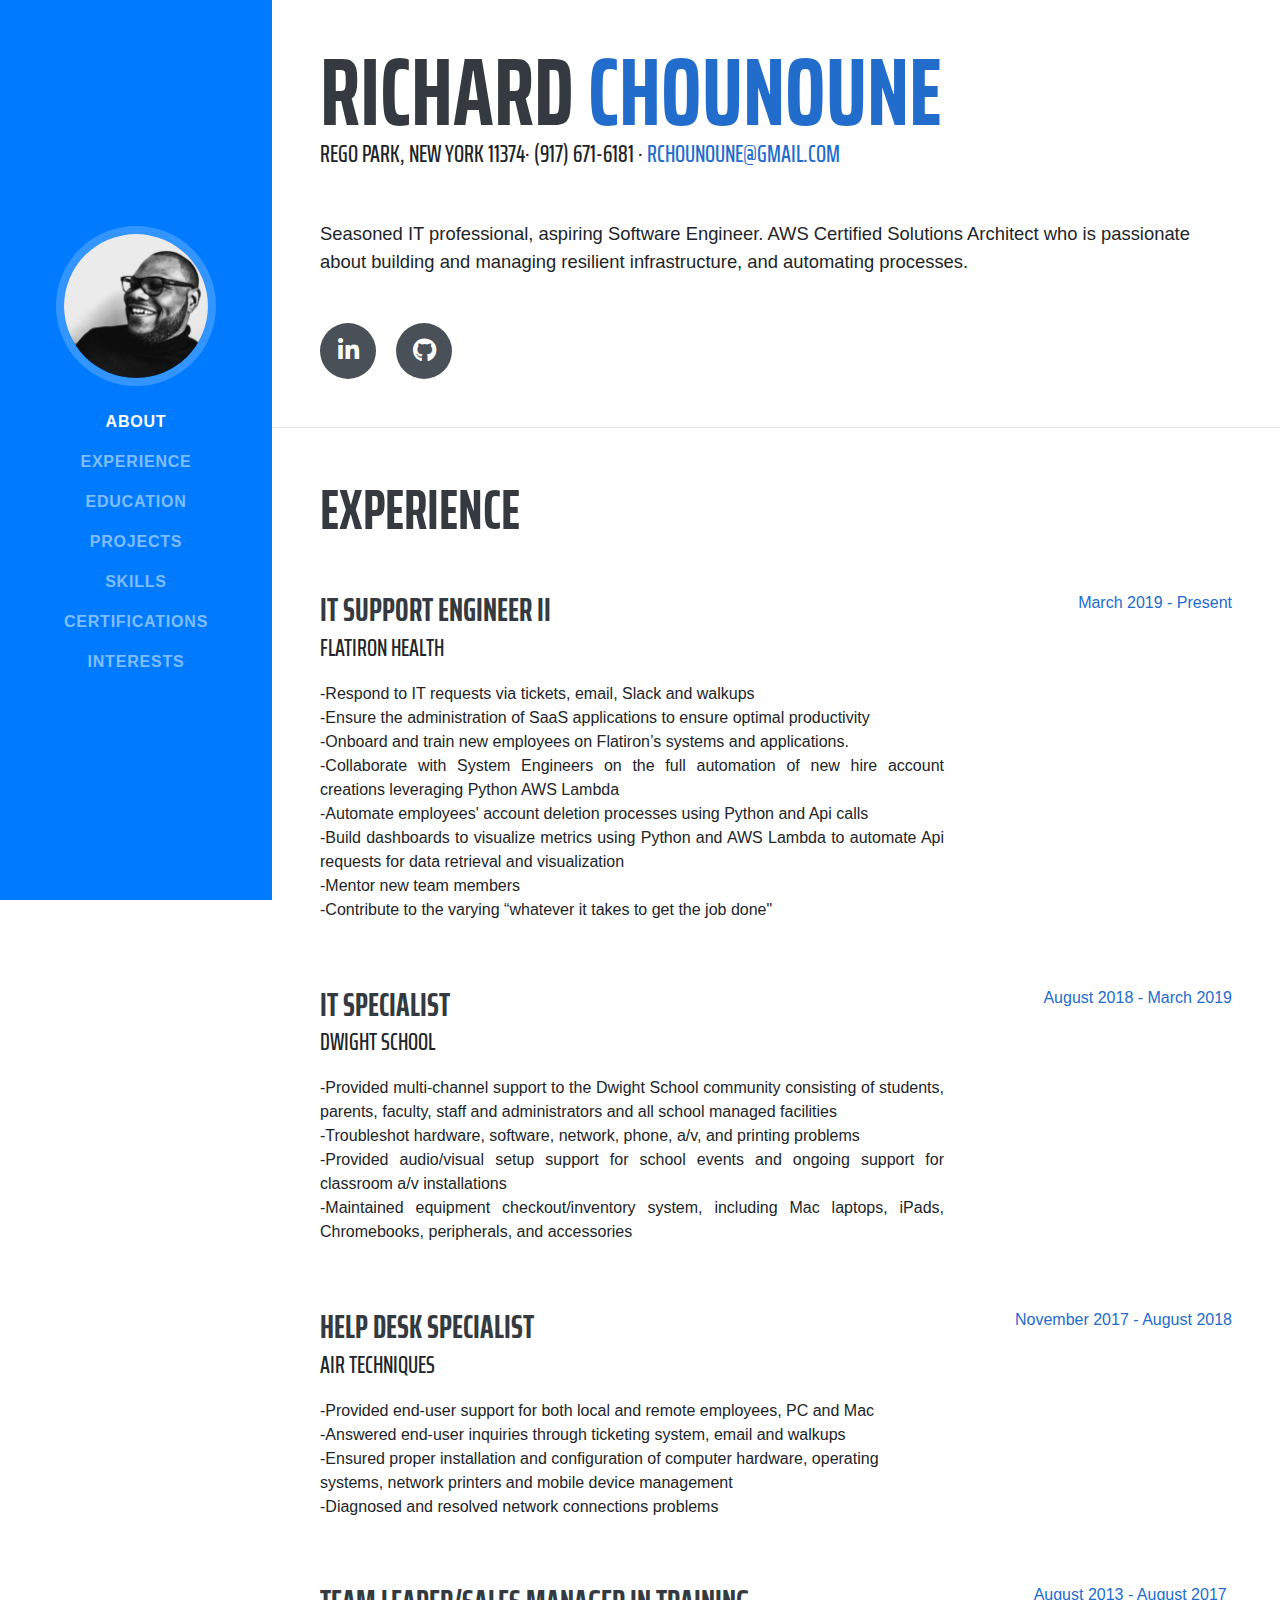
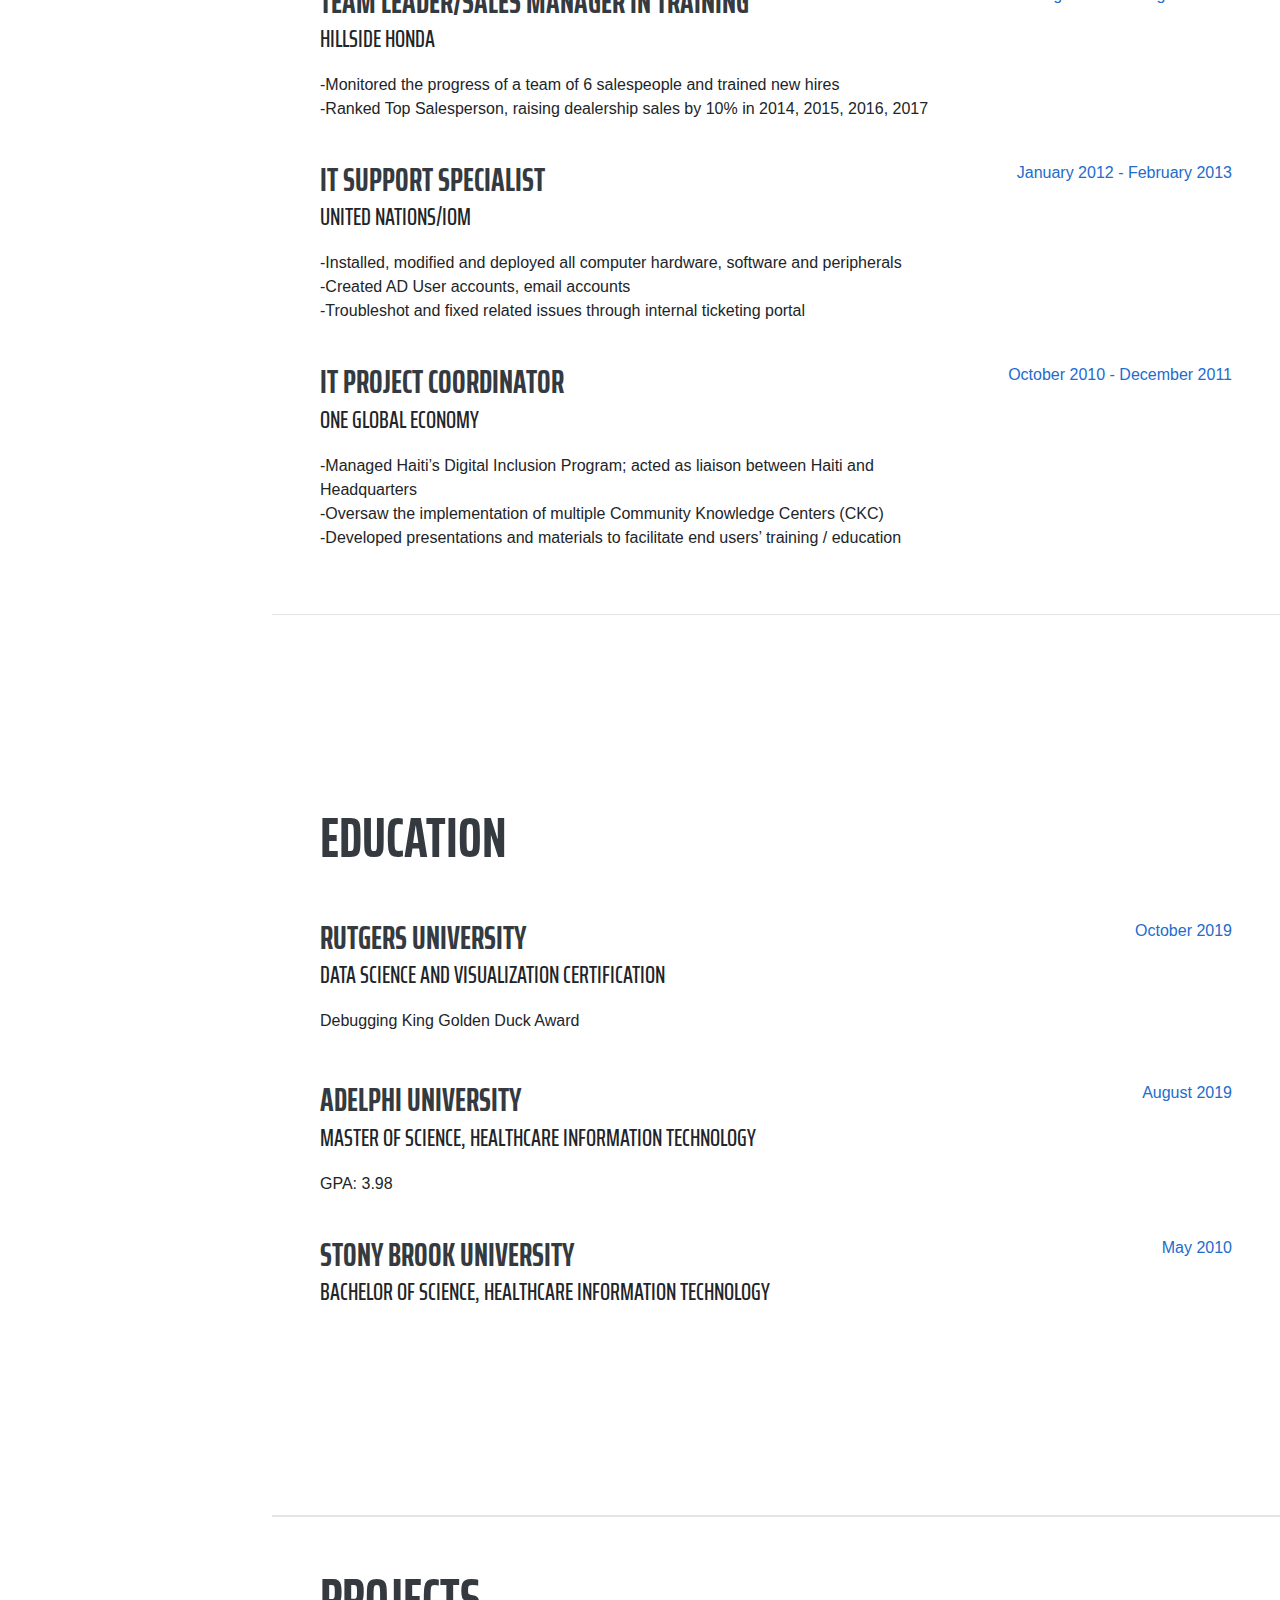
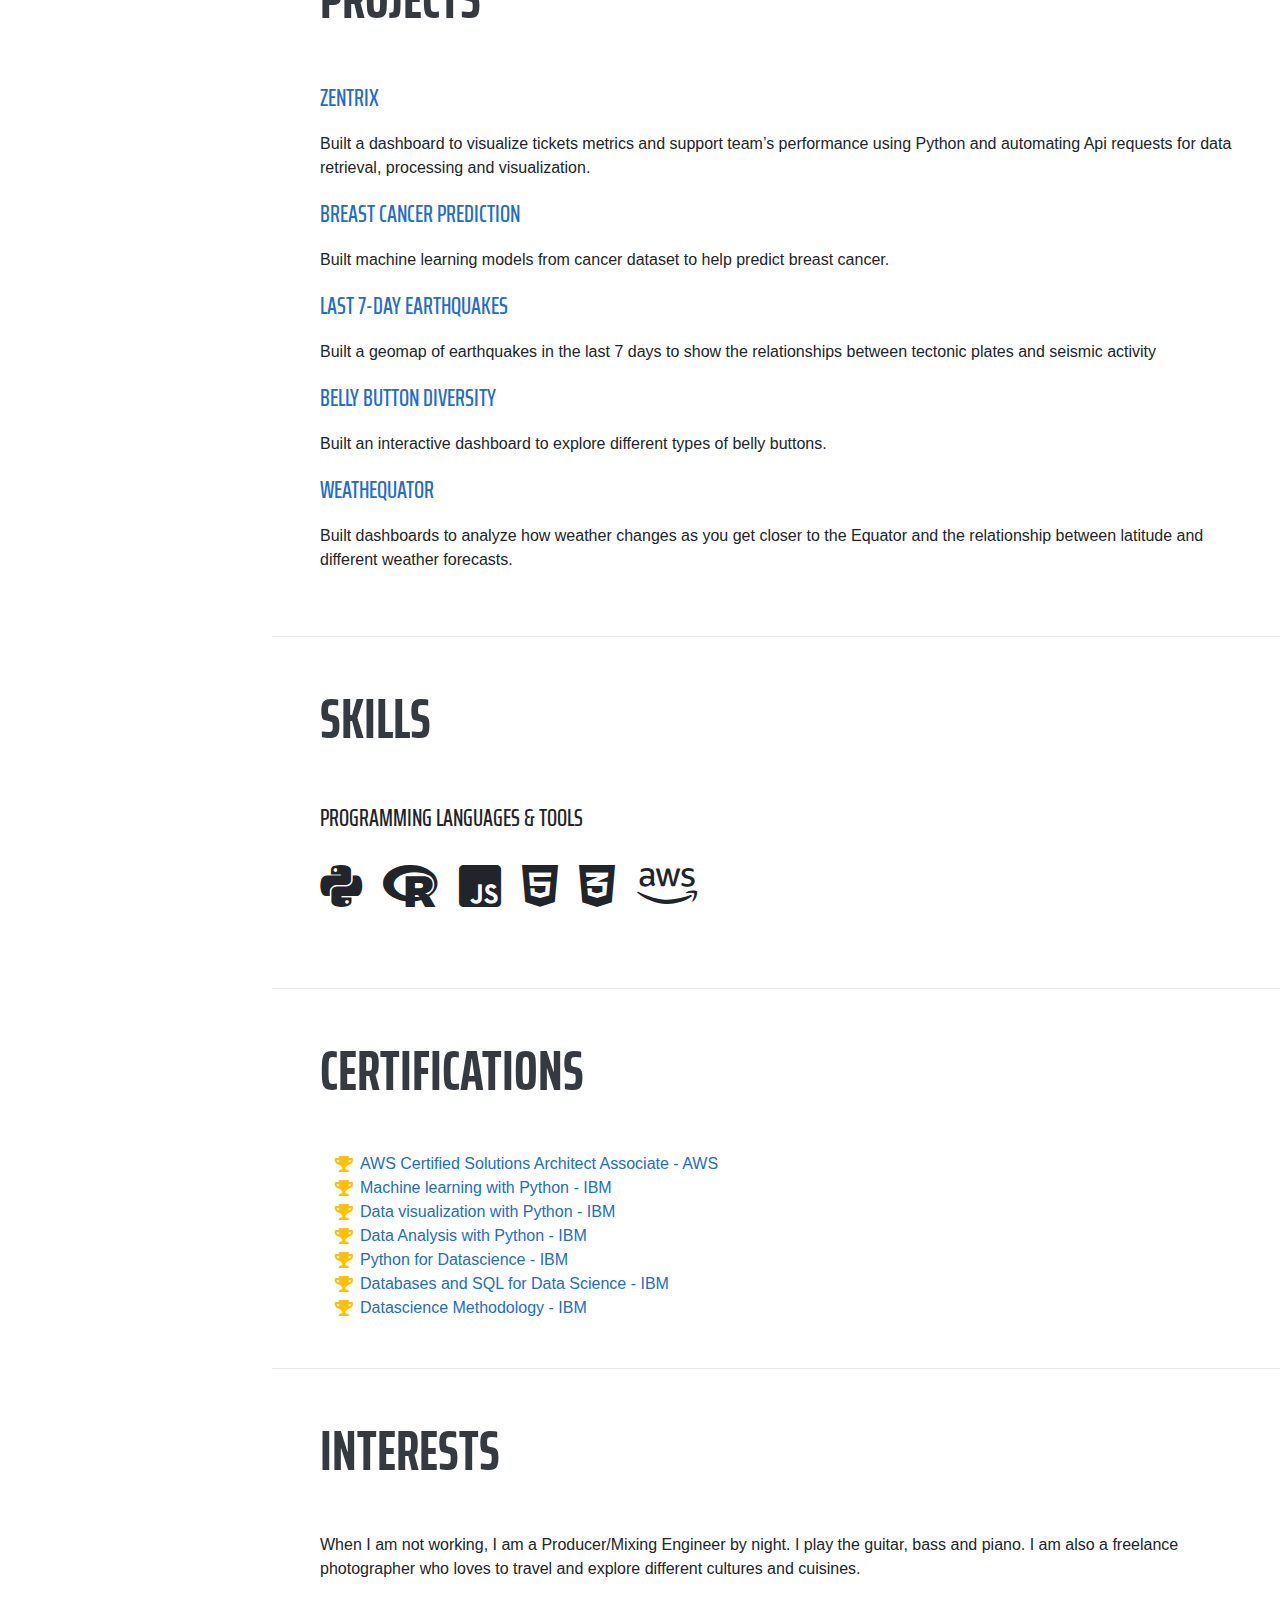
<file: index.html>
<!DOCTYPE html>
<html lang="en">

<head>

  <meta charset="utf-8">
  <meta name="viewport" content="width=device-width, initial-scale=1, shrink-to-fit=no">
  <meta name="description" content="">
  <meta name="author" content="">

  <title>Richard's Resume</title>

  <!-- Bootstrap core CSS -->
  <link href="vendor/bootstrap/css/bootstrap.min.css" rel="stylesheet">

  <!-- Custom fonts for this template -->
  <link href="https://fonts.googleapis.com/css?family=Saira+Extra+Condensed:500,700" rel="stylesheet">
  <link href="https://fonts.googleapis.com/css?family=Muli:400,400i,800,800i" rel="stylesheet">
  <link href="vendor/fontawesome-free/css/all.min.css" rel="stylesheet">

  <!-- Custom styles for this template -->
  <link href="css/resume.css" rel="stylesheet">

</head>

<body id="page-top">

  <nav class="navbar navbar-expand-lg navbar-dark bg-primary fixed-top" id="sideNav">
    <a class="navbar-brand js-scroll-trigger" href="#page-top">
      <span class="d-block d-lg-none">Richard Chounoune</span>
      <span class="d-none d-lg-block">
        <img class="img-fluid img-profile rounded-circle mx-auto mb-2" src="img/headshot.JPG" alt="">
      </span>
    </a>
    <button class="navbar-toggler" type="button" data-toggle="collapse" data-target="#navbarSupportedContent" aria-controls="navbarSupportedContent" aria-expanded="false" aria-label="Toggle navigation">
      <span class="navbar-toggler-icon"></span>
    </button>
    <div class="collapse navbar-collapse" id="navbarSupportedContent">
      <ul class="navbar-nav">
        <li class="nav-item">
          <a class="nav-link js-scroll-trigger" href="#about">About</a>
        </li>
        <li class="nav-item">
          <a class="nav-link js-scroll-trigger" href="#experience">Experience</a>
        </li>
        <li class="nav-item">
          <a class="nav-link js-scroll-trigger" href="#education">Education</a>
        </li>
        <li class="nav-item">
            <a class="nav-link js-scroll-trigger" href="#projects">Projects</a>
          </li>
        <li class="nav-item">
          <a class="nav-link js-scroll-trigger" href="#skills">Skills</a>
        </li>
         <li class="nav-item">
          <a class="nav-link js-scroll-trigger" href="#awards">Certifications</a>
        </li>
        <li class="nav-item">
          <a class="nav-link js-scroll-trigger" href="#interests">Interests</a>
        </li>
        
      </ul>
    </div>
  </nav>

  <div class="container-fluid p-0">

    <section class="p-3 p-lg-5 d-flex align-items-center" id="about">
      <div class="w-100">
        <h1 class="mb-0">Richard
          <span class="text-primary">Chounoune</span>
        </h1>
        <div class="subheading mb-5">Rego Park, New York 11374· (917) 671-6181 ·
          <a href="mailto:name@email.com">rchounoune@gmail.com</a>
        </div>
        <p class="lead mb-5">
         Seasoned IT professional, aspiring Software Engineer. AWS Certified Solutions Architect who is passionate about building and managing resilient infrastructure, and automating processes.
        </p>
        <div class="social-icons">
          <a href="https://www.linkedin.com/in/rpc3087/" target="blank">
            <i class="fab fa-linkedin-in"></i>
          </a>
          <a href="https://github.com/rchounoune" target="blank">
            <i class="fab fa-github"></i>
          </a>
        </div>
      </div>
    </section>
    <hr class="m-0">
    <!-- Experience Section -->
    <section class="resume-section p-3 p-lg-5 d-flex justify-content-center" id="experience">
      <div class="w-100">
        <h2 class="mb-5">Experience</h2>

        <div class="resume-item d-flex flex-column flex-md-row justify-content-between mb-5">
          <div class="resume-content">
            <h3 class="mb-0">IT Support Engineer II</h3>
            <div class="subheading mb-3">Flatiron Health</div>
          <div align="justify">
            <p align="justify">
             -Respond to IT requests via tickets, email, Slack and walkups<br>
             -Ensure the administration of SaaS applications to ensure optimal productivity<br> 
             -Onboard and train new employees on Flatiron’s systems and applications.<br>
             -Collaborate with System Engineers on the full automation of new hire account creations leveraging Python AWS Lambda<br>
             -Automate employees' account deletion processes using Python and Api calls<br>
             -Build dashboards to visualize metrics using Python and AWS Lambda to automate Api requests for data retrieval and visualization<br>
             -Mentor new team members <br>
             -Contribute to the varying “whatever it takes to get the job done"
            </div>
            </p>
          </div>
          <div class="resume-date text-md-right">
            <span class="text-primary">March 2019 - Present</span>
          </div>
        </div>

        <div class="resume-item d-flex flex-column flex-md-row justify-content-between mb-5">
          <div class="resume-content">
            <h3 class="mb-0">IT Specialist</h3>
            <div class="subheading mb-3">Dwight School</div>
          <div align="justify">
            <p align="justify">
              -Provided multi-channel support to the Dwight School community consisting of students, parents, faculty, staff and administrators and all school managed facilities<br>
              -Troubleshot hardware, software, network, phone, a/v, and printing problems<br>
              -Provided audio/visual setup support for school events and ongoing support for classroom a/v installations<br>
              -Maintained equipment checkout/inventory system, including Mac laptops, iPads, Chromebooks, peripherals, and accessories<br>
            </p>
          </div>
          </div>
          <div class="resume-date text-md-right">
            <span class="text-primary">August 2018 - March 2019</span>
          </div>
        </div>

        <div class="resume-item d-flex flex-column flex-md-row justify-content-between mb-5">
          <div class="resume-content">
            <h3 class="mb-0">Help Desk Specialist</h3>
            <div class="subheading mb-3">Air Techniques</div>
            <p>
              -Provided end-user support for both local and remote employees, PC and Mac<br>
              -Answered end-user inquiries through ticketing system, email and walkups<br> 
              -Ensured proper installation and configuration of computer hardware, operating systems, network printers and mobile device management<br>
              -Diagnosed and resolved network connections problems<br>
            </p>
   
        </div>
          <div class="resume-date text-md-right">
            <span class="text-primary">November 2017 - August 2018</span>
          </div>
        </div>

        <div class="resume-item d-flex flex-column flex-md-row justify-content-between">
          <div class="resume-content">
            <h3 class="mb-0">Team Leader/Sales Manager in Training</h3>
            <div class="subheading mb-3">Hillside Honda</div>
            <p>-Monitored the progress of a team of 6 salespeople and trained new hires<br>
              -Ranked Top Salesperson, raising dealership sales by 10% in 2014, 2015, 2016, 2017<br>
            </p>
          </div>
          <br>
          <div class="resume-date text-md-right">
            <span class="text-primary">August 2013 - August 2017</span>
          </div>
          <br>
        </div>
        <br>
        <div class="resume-item d-flex flex-column flex-md-row justify-content-between">
          <div class="resume-content">
            <h3 class="mb-0">IT Support Specialist</h3>
            <div class="subheading mb-3">United Nations/IOM</div>
            <p>-Installed, modified and deployed all computer hardware, software and peripherals<br>
              -Created AD User accounts, email accounts<br>
              -Troubleshot and fixed related issues through internal ticketing portal<br>
            </p>
          </div>
          <br>
          <div class="resume-date text-md-right">
            <span class="text-primary">January 2012 - February 2013</span>
          </div>
        </div>
        <br>
        <div class="resume-item d-flex flex-column flex-md-row justify-content-between">
          <div class="resume-content">
            <h3 class="mb-0">IT Project Coordinator</h3>
            <div class="subheading mb-3">One Global Economy</div>
            <p>-Managed Haiti’s Digital Inclusion Program; acted as liaison between Haiti and Headquarters<br>
              -Oversaw the implementation of multiple Community Knowledge Centers (CKC)<br>
              -Developed presentations and materials to facilitate end users’ training / education<br>
            </p>
          </div>
          <div class="resume-date text-md-right">
            <span class="text-primary">October 2010 - December 2011</span>
          </div>
        </div>
        

      </div>

    </section>

    <hr class="m-0">

      <!-- Education Section -->
    <section class="resume-section p-3 p-lg-5 d-flex align-items-center" id="education">
      <div class="w-100">
        <h2 class="mb-5">Education</h2>

        <div class="resume-item d-flex flex-column flex-md-row justify-content-between mb-5">
          <div class="resume-content">
            <h3 class="mb-0">Rutgers University</h3>
            <div class="subheading mb-3">Data Science and visualization Certification</div>
            <div>Debugging King Golden Duck Award</div>
          </div>
          <div class="resume-date text-md-right">
            <span class="text-primary">October 2019</span>
          </div>
        </div>

        <div class="resume-item d-flex flex-column flex-md-row justify-content-between">
          <div class="resume-content">
            <h3 class="mb-0">Adelphi University</h3>
            <div class="subheading mb-3">Master of Science, Healthcare Information Technology</div>
            <p>GPA: 3.98</p>
          </div>
          <div class="resume-date text-md-right">
            <span class="text-primary">August 2019</span>
          </div>
        </div>
        <br>
        <div class="resume-item d-flex flex-column flex-md-row justify-content-between">
            <div class="resume-content">
              <h3 class="mb-0">Stony Brook University</h3>
              <div class="subheading mb-3">Bachelor of Science, Healthcare Information Technology</div>
            </div>
            <div class="resume-date text-md-right">
              <span class="text-primary">May 2010</span>
            </div>
          </div>

      </div>
    </section>
    <hr class="m-0">
    

  </div>
</section>
<hr class="m-0">

      <!-- Projects Section -->
    <section class="p-3 p-lg-5  align-items-center" id="projects">
      <div class="w-100">
        <h2 class="mb-5">Projects</h2>
        <a href="https://zentrix-svc.github.io/"target="blank"><div class="subheading mb-3">Zentrix</div></a>
        <p>Built a dashboard to visualize tickets metrics and support team’s performance using Python and automating Api requests for data retrieval, processing and visualization. 
        </p>

        <a href="https://github.com/rchounoune/Breast-Cancer/blob/master/FinalProject_Analysis.ipynb"target="blank"><div class="subheading mb-3">Breast Cancer Prediction</div></a>
        <p>Built machine learning models from cancer dataset to help predict breast cancer.
        </p>

        <a href="https://rchounoune.github.io/leaflet-challenge/" target="blank"><div class="subheading mb-3">Last 7-Day Earthquakes</div></a>
        <p>Built a geomap of earthquakes in the last 7 days to show the relationships between tectonic plates and seismic activity
        </p>

        <a href="https://nameless-badlands-11102.herokuapp.com//" target="blank"><div class="subheading mb-3">Belly Button Diversity</div></a>
        <p>Built an interactive dashboard to explore different types of belly buttons.
        </p>

        <a href="https://rchounoune.github.io/Web-Visualization/"target="blank"><div class="subheading mb-3">WeathEquator</div></a>
        <p>Built dashboards to analyze how weather changes as you get closer to the Equator and the relationship between latitude and different weather forecasts. 
        </p>
    </section>
    <hr class="m-0">

      <!-- Skilss Section -->
    <section class="p-3 p-lg-5  align-items-center" id="skills">
      <div class="w-100">
        <h2 class="mb-5">Skills</h2>

        <div class="subheading mb-3">Programming Languages &amp; Tools</div>
        <ul class="list-inline dev-icons">
          <li class="list-inline-item">
            <i class="fab fa-python"></i>
          </li>
          <li class="list-inline-item">
            <i class="fab fa-r-project"></i>
          </li>

          <li class="list-inline-item">
            <i class="fab fa-js-square"></i>
          </li>
          <li class="list-inline-item">
            <i class="fab fa-html5"></i>
          </li>
          <li class="list-inline-item">
            <i class="fab fa-css3-alt"></i>
          </li>
          <li class="list-inline-item">
            <i class="fab fa-aws"></i>
          </li>
      
        </ul>

    </section>

    <hr class="m-0">

    <section class="p-3 p-lg-5 align-items-center" id="awards">
      <div class="w-100">
        <h2 class="mb-5">Certifications</h2>
        <ul class="fa-ul mb-0">
            <li>
                <i class="fa-li fa fa-trophy text-warning"></i>
                <a href="https://https://www.youracclaim.com/badges/2d9b5aed-7105-4b13-a6d2-89007240fdd9/linked_in_profile"> AWS Certified Solutions Architect Associate - AWS</a>
            </li>
            <li>
                <i class="fa-li fa fa-trophy text-warning"></i>
                <a href="https://www.youracclaim.com/badges/5b369bc2-c7f1-4226-88c3-40074d856b89/linked_in_profile">Machine learning with Python - IBM</a>
            </li>
            <li>
                <i class="fa-li fa fa-trophy text-warning"></i>
                <a href="https://www.youracclaim.com/badges/7caa047e-587e-44bb-b7ab-fc4e57f71c6c/linked_in_profile">Data visualization with Python - IBM</a>
            </li>
          <li>
            <i class="fa-li fa fa-trophy text-warning"></i>
            <a href="https://www.youracclaim.com/badges/5efb3ec6-3dfa-4434-9c32-0d7e924cd1bb/linked_in_profile">Data Analysis with Python - IBM</a>
          </li>
          <li>
            <i class="fa-li fa fa-trophy text-warning"></i>
            <a href="https://www.youracclaim.com/badges/6c7829d9-3d5d-402b-ade9-1c9c262af150/linked_in_profile">Python for Datascience - IBM </a>
           </li>
        
          <li>
            <i class="fa-li fa fa-trophy text-warning"></i>
            <a href="https://www.youracclaim.com/badges/6c7829d9-3d5d-402b-ade9-1c9c262af150/linked_in_profile">Databases and SQL for Data Science - IBM</a>
          </li>
            <li>
             <i class="fa-li fa fa-trophy text-warning"></i>
             <a href="https://www.youracclaim.com/earner/earned/badge/b72f46e1-1952-4090-89a0-255042c4870b">Datascience Methodology - IBM</a>
            </li>
         
        </ul>
      </div>
    </section>
    <hr class="m-0">
    <section class="p-3 p-lg-5 align-items-center" id="interests">
        <div class="w-100">
          <h2 class="mb-5">Interests</h2>
          <p>When I am not working, I am a Producer/Mixing Engineer by night. I play the guitar, bass and piano. I am also a freelance photographer who loves to travel and explore different cultures and cuisines.</p>
        </div>
      </section>

  </div>

  <!-- Bootstrap core JavaScript -->
  <script src="vendor/jquery/jquery.min.js"></script>
  <script src="vendor/bootstrap/js/bootstrap.bundle.min.js"></script>

  <!-- Plugin JavaScript -->
  <script src="vendor/jquery-easing/jquery.easing.min.js"></script>

  <!-- Custom scripts for this template -->
  <script src="js/resume.min.js"></script>

</body>

</html>
</file>
<file: css/resume.css>
<style>

body {
  font-family: 'Muli', -apple-system, BlinkMacSystemFont, 'Segoe UI', Roboto, 'Helvetica Neue', Arial, sans-serif, 'Apple Color Emoji', 'Segoe UI Emoji', 'Segoe UI Symbol', 'Noto Color Emoji';
  padding-top: 54px;
  color: #868e96;
}

@media (min-width: 992px) {
  body {
    padding-top: 0;
    padding-left: 17rem;
  }
}

h1,
h2,
h3,
h4,
h5,
h6 {
  font-family: 'Saira Extra Condensed', -apple-system, BlinkMacSystemFont, 'Segoe UI', Roboto, 'Helvetica Neue', Arial, sans-serif, 'Apple Color Emoji', 'Segoe UI Emoji', 'Segoe UI Symbol', 'Noto Color Emoji';
  font-weight: 700;
  text-transform: uppercase;
  color: #343a40;
}

h1 {
  font-size: 6rem;
  line-height: 5.5rem;
}

h2 {
  font-size: 3.5rem;
}

h3 {
  font-size: 2rem;
}

p.lead {
  font-size: 1.15rem;
  font-weight: 400;
}

.subheading {
  text-transform: uppercase;
  font-weight: 500;
  font-family: 'Saira Extra Condensed', -apple-system, BlinkMacSystemFont, 'Segoe UI', Roboto, 'Helvetica Neue', Arial, sans-serif, 'Apple Color Emoji', 'Segoe UI Emoji', 'Segoe UI Symbol', 'Noto Color Emoji';
  font-size: 1.5rem;
}

.social-icons a {
  display: inline-block;
  height: 3.5rem;
  width: 3.5rem;
  background-color: #495057;
  color: #fff !important;
  border-radius: 100%;
  text-align: center;
  font-size: 1.5rem;
  line-height: 3.5rem;
  margin-right: 1rem;
}

.social-icons a:last-child {
  margin-right: 0;
}

.social-icons a:hover {
  background-color: #BD5D38;
}

.dev-icons {
  font-size: 3rem;
}

.dev-icons .list-inline-item i:hover {
  color: #BD5D38;
}

#sideNav .navbar-nav .nav-item .nav-link {
  font-weight: 800;
  letter-spacing: 0.05rem;
  text-transform: uppercase;
}

#sideNav .navbar-toggler:focus {
  outline-color: #1abc9c;;
}

@media (min-width: 992px) {
  #sideNav {
    text-align: center;
    position: fixed;
    top: 0;
    left: 0;
    display: flex;
    flex-direction: column;
    width: 17rem;
    height: 100vh;
  }
  #sideNav .navbar-brand {
    display: flex;
    margin: auto auto 0;
    padding: 0.5rem;
  }
  #sideNav .navbar-brand .img-profile {
    max-width: 10rem;
    max-height: 10rem;
    border: 0.5rem solid rgba(255, 255, 255, 0.2);
  }
  #sideNav .navbar-collapse {
    display: flex;
    align-items: flex-start;
    flex-grow: 0;
    width: 100%;
    margin-bottom: auto;
  }
  #sideNav .navbar-collapse .navbar-nav {
    flex-direction: column;
    width: 100%;
  }
  #sideNav .navbar-collapse .navbar-nav .nav-item {
    display: block;
  }
  #sideNav .navbar-collapse .navbar-nav .nav-item .nav-link {
    display: block;
  }
}

section.resume-section {
  padding-top: 5rem !important;
  padding-bottom: 5rem !important;
  max-width: 75rem;
}

section.resume-section .resume-item .resume-date {
  min-width: none;
}

@media (min-width: 768px) {
  section.resume-section {
    min-height: 100vh;
  }
  section.resume-section .resume-item .resume-date {
    min-width: 18rem;
  }
}

@media (min-width: 992px) {
  section.resume-section {
    padding-top: 3rem !important;
    padding-bottom: 3rem !important;
  }
}

.bg-primary {
  background-color: #226ccc; !important;
}

.text-primary {
  color: #226ccc !important;
}

a {
  color: #226ccc;
}

a:hover, a:focus, a:active {
  color: #226ccc;
}

</style>
</file>
